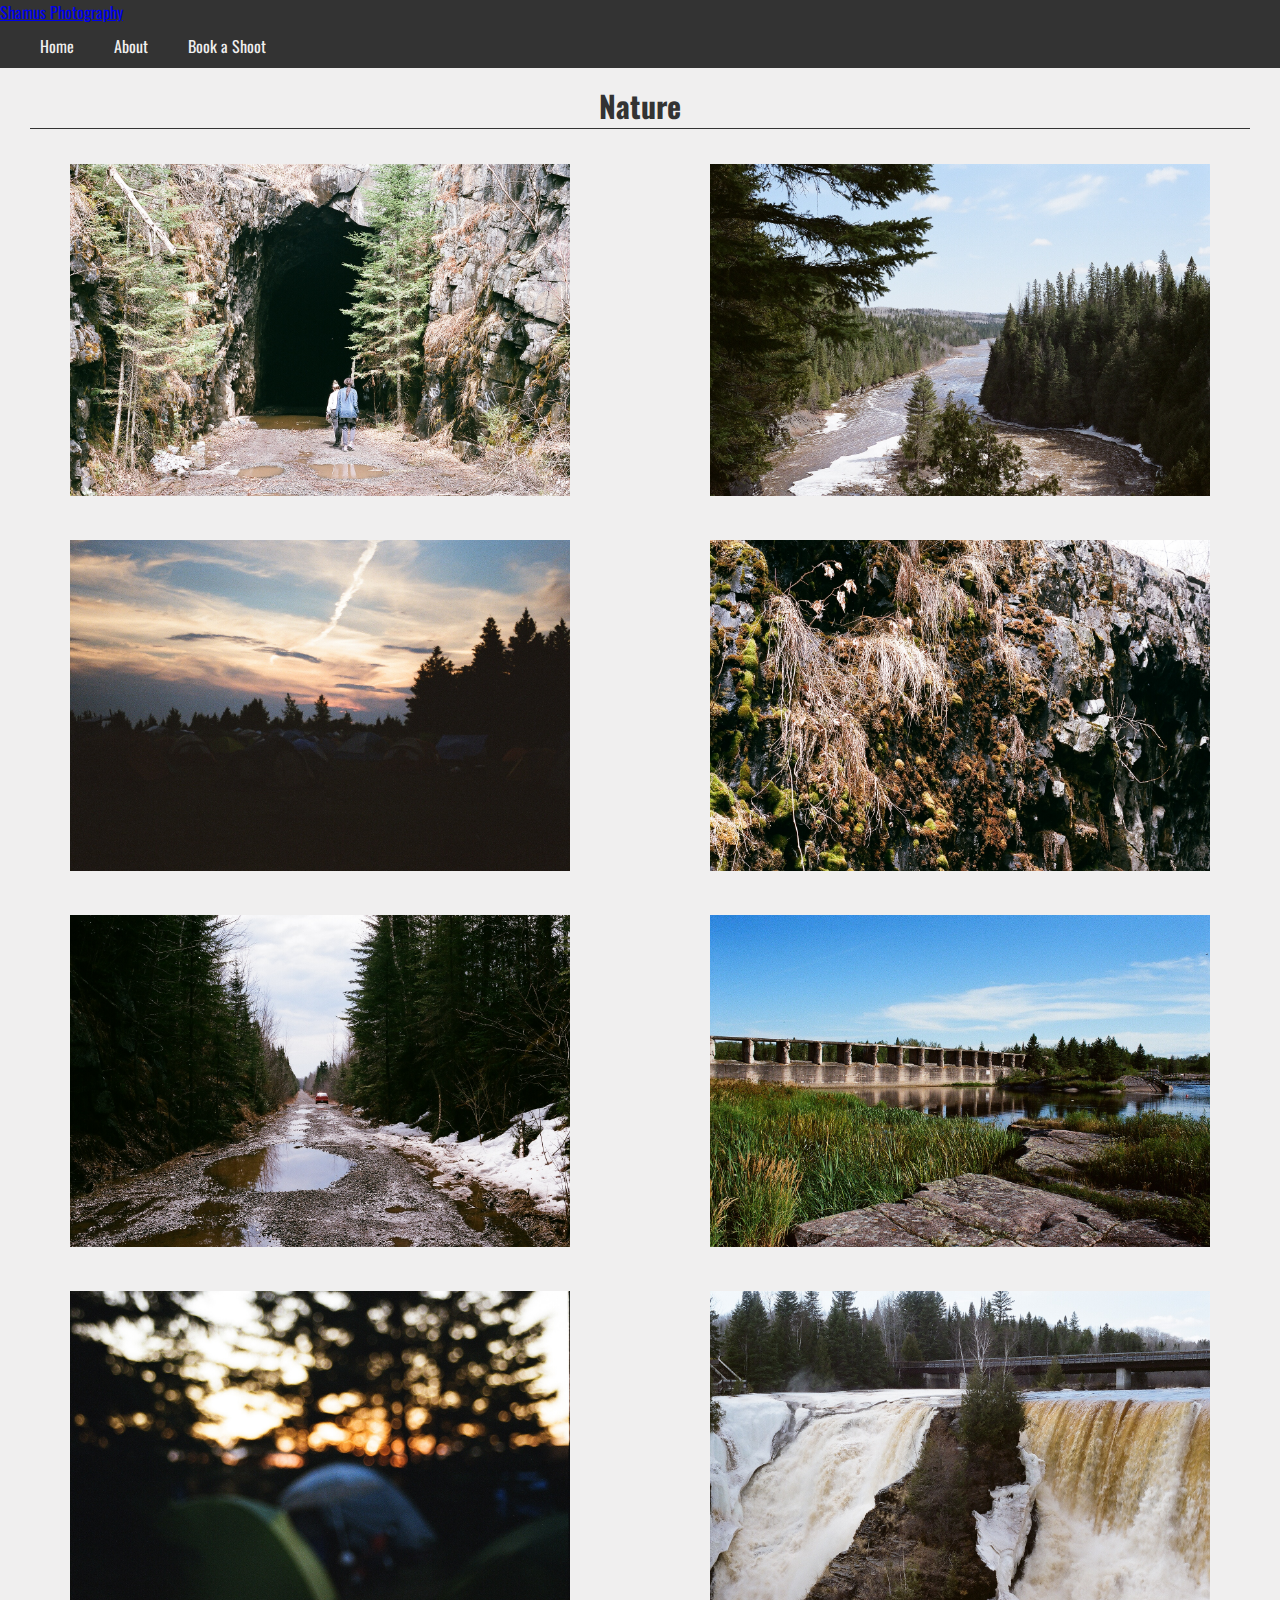
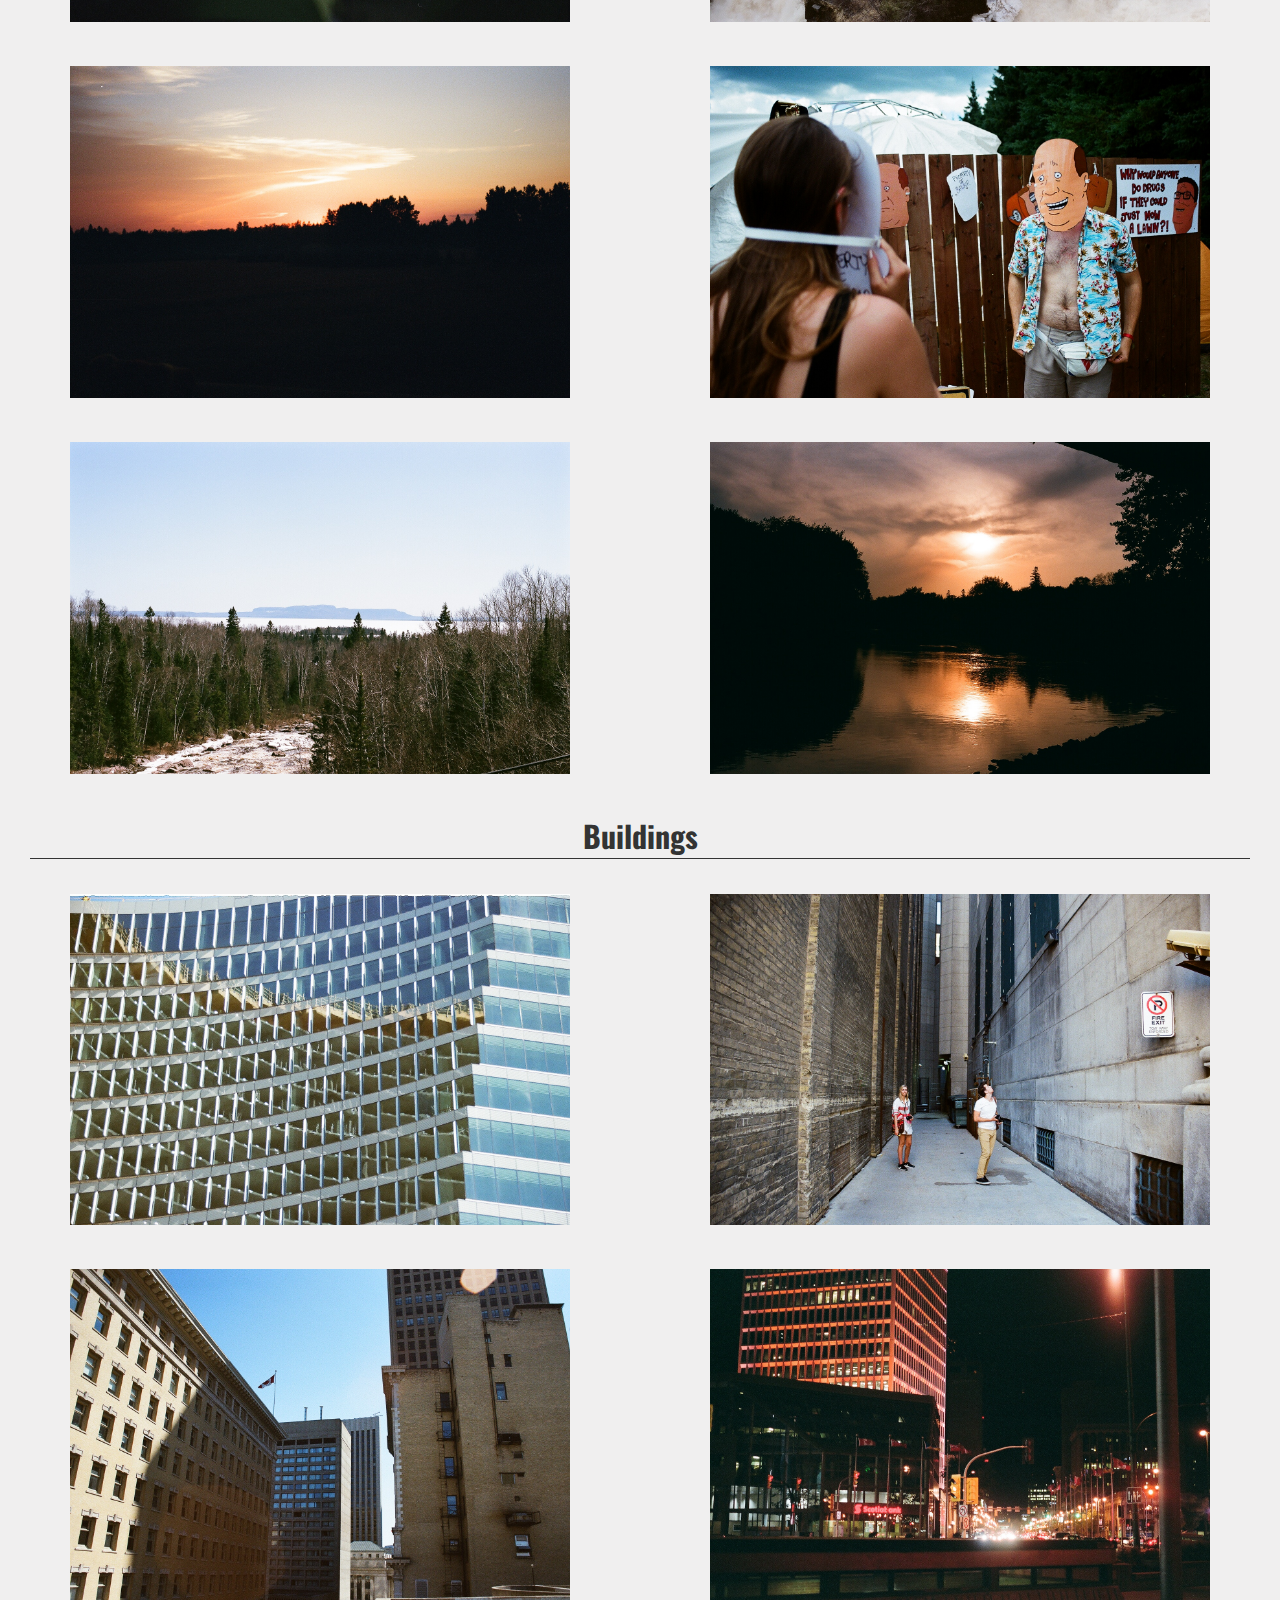
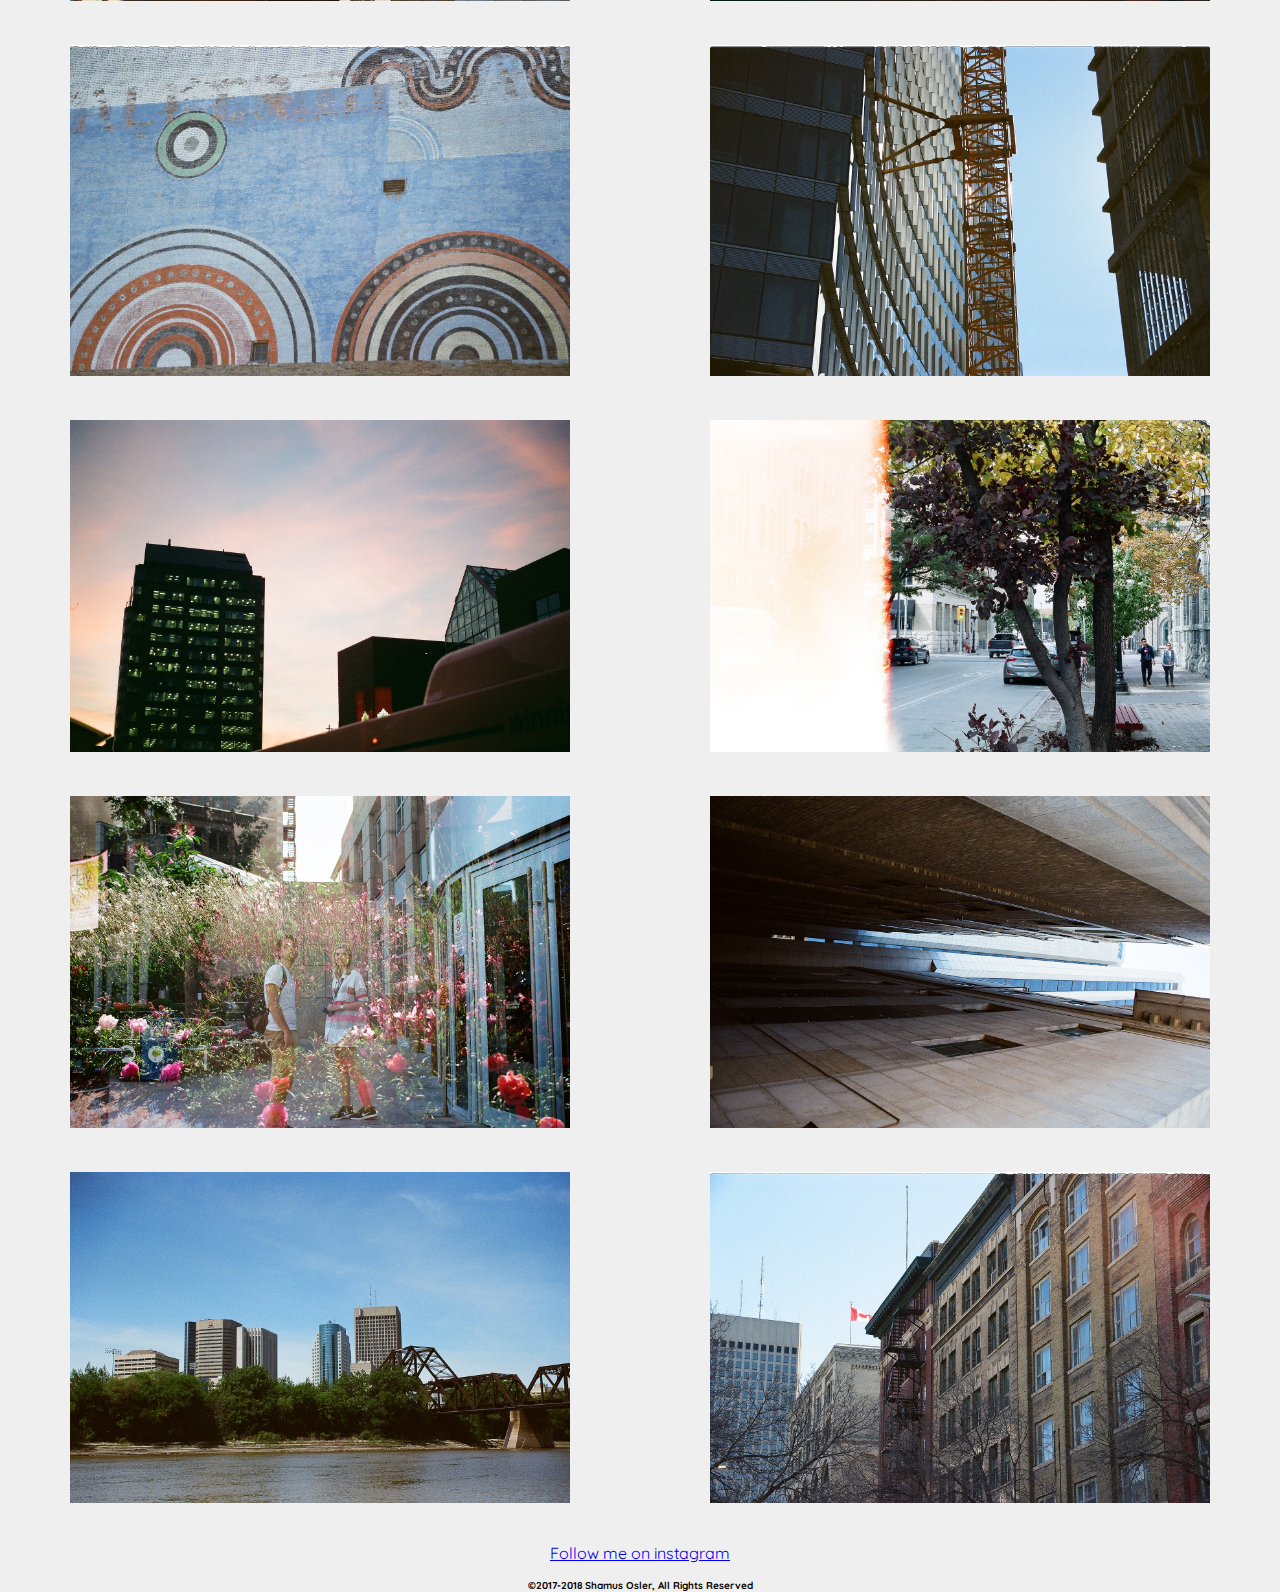
<file: index.html>
<!DOCTYPE html>
<html lang="en">
<head>
	<link href="https://fonts.googleapis.com/css?family=Quicksand" rel="stylesheet">
	<link href="https://fonts.googleapis.com/css?family=Oswald" rel="stylesheet">
	<link rel="stylesheet" type="text/css" href="assets/css/main.css">
	<link rel="icon" type = "image/png" href="assets/imgs/1600.png">
	<meta name="viewport" content="width=device-width, initial-scale=1.0">
	<title>Shamus Photography</title>
</head>
<body>
	<div class="header">
		<header>
			<a id="mainHead" href="index.html">Shamus Photography</a>
			<nav>
				<ul>
					<li><a href="index.html">Home</a></li>
					<li><a href="about.html">About</a></li>
					<li><a href="bookAptForm.html">Book a Shoot</a></li>
				</ul>
			</nav>
		</header>
	</div>

	<div class="heading">
			<h2>Nature</h2>
	</div>

		<div class="image-container">
			<div class="image-row">
				<img src="assets/imgs/nature/09900006.JPG" alt="people entering tunnel">
			</div>
			<div class="image-row">
				<img src="assets/imgs/nature/56730032.JPG" alt="view of river">
			</div>
			<div class="image-row">
				<img src="assets/imgs/nature/78440031.JPG" alt="sunset with blue sky">
			</div>
			<div class="image-row">
				<img src="assets/imgs/nature/09900011.JPG" alt="mossy wall">
			</div>
			<div class="image-row">
				<img src="assets/imgs/nature/09900005.JPG" alt="car down long road">
			</div>
			<div class="image-row">
				<img src="assets/imgs/nature/22510027.JPG" alt="old dam with green reads">
			</div>
			<div class="image-row">
				<img src="assets/imgs/nature/68740013.JPG" alt="sunset with tents">
			</div>
			<div class="image-row">
				<img src="assets/imgs/nature/56730034.JPG" alt="waterfall with snow">
			</div>
			<div class="image-row">
				<img src="assets/imgs/nature/68740022.JPG" alt="sunset orange sky">
			</div>
			<div class="image-row">
				<img src="assets/imgs/nature/68740018.JPG" alt="standoff">
			</div>
			<div class="image-row">
				<img src="assets/imgs/nature/09900002.JPG" alt="sleeping giant">
			</div>
			<div class="image-row">
				<img src="assets/imgs/nature/09900019.JPG" alt="sunset with river">
			</div>
		</div>

		<div class="heading">
			<h2>Buildings</h2>
		</div>

		<div class="image-container">
			<div class="image-row">
				<img src="assets/imgs/city/19000011.JPG" alt="curved building">
			</div>
			<div class="image-row">
				<img src="assets/imgs/city/78440011.JPG" alt="building gap with people">
			</div>
			<div class="image-row">
				<img src="assets/imgs/city/78440028.JPG" alt="buildings with shadows">
			</div>
			<div class="image-row">
				<img src="assets/imgs/city/56730004.JPG" alt="night city">
			</div>
			<div class="image-row">
				<img src="assets/imgs/city/19000016.JPG" alt="circles">
			</div>
			<div class="image-row">
				<img src="assets/imgs/city/19000013.JPG" alt="curved building with crain">
			</div>
			<div class="image-row">
				<img src="assets/imgs/city/56730005.JPG" alt="pink sky with buildings">
			</div>
			<div class="image-row">
				<img src="assets/imgs/city/56730001.JPG" alt="burnt photo old buildings">
			</div>
			<div class="image-row">
				<img src="assets/imgs/city/78440008.JPG" alt="double exposure">
			</div>
			<div class="image-row">
				<img src="assets/imgs/city/78440012.JPG" alt="gap in building">
			</div>
			<div class="image-row">
				<img src="assets/imgs/city/64190019.JPG" alt="view of skyline">
			</div>
			<div class="image-row">
				<img src="assets/imgs/city/19000018.JPG" alt="old buildings">
			</div>
		</div>

		<div class="footer">
			<footer>
				<p><a href="https://www.instagram.com/shamuso23">Follow me on instagram</a></p>
				<h1>&copy;2017-2018 Shamus Osler, All Rights Reserved </h1>
			</footer>
		</div>
</body>
</html>
</file>
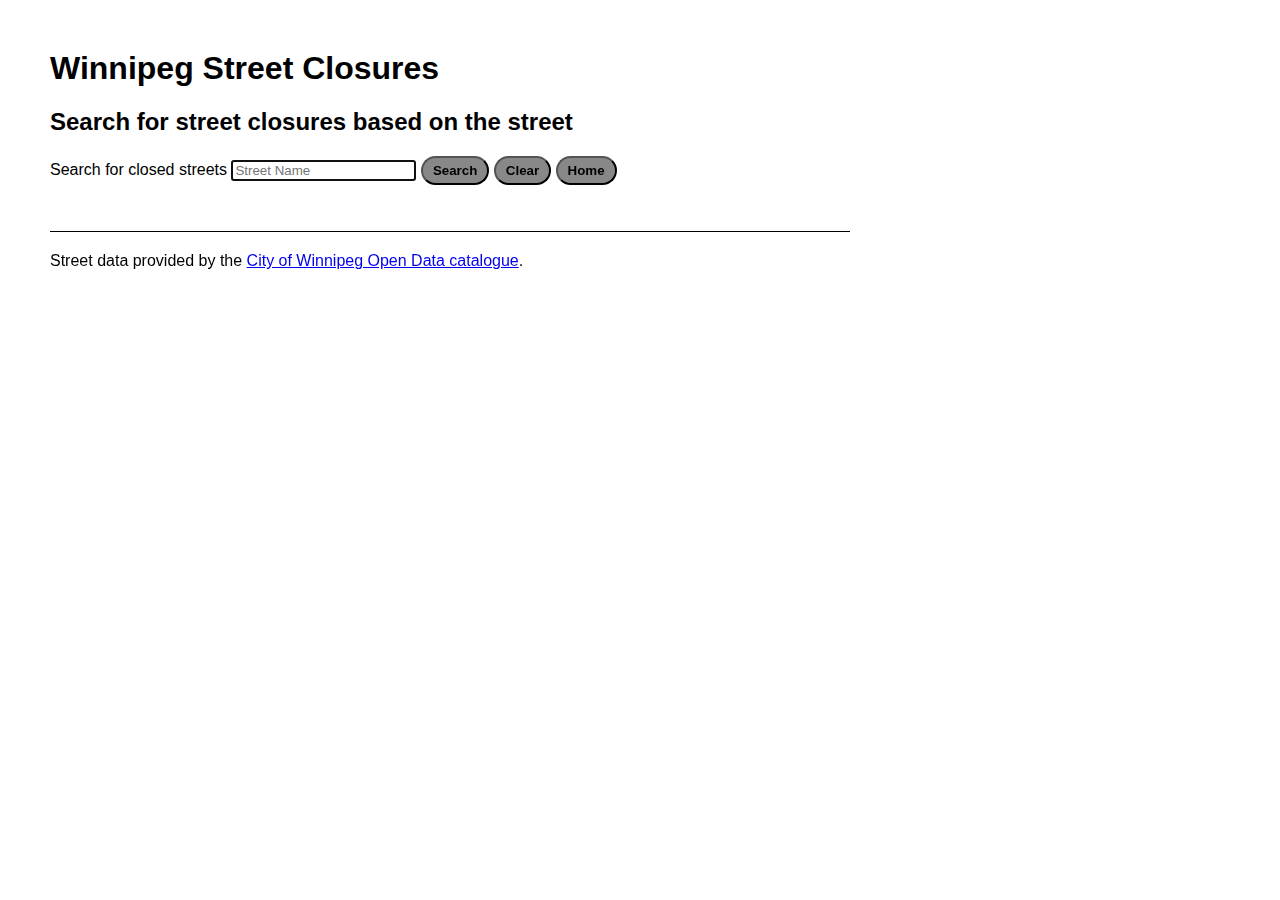
<file: StreetClosures/index.html>
<!DOCTYPE html>
<html lang="en">
<head>
    <meta charset="utf-8">
    <title>Street Closures</title>
    <link rel="stylesheet" href="assets/main.css">
    <script src="assets/main.js"></script>
</head>
<body>
    <h1>Winnipeg Street Closures</h1>
    <h2>Search for street closures based on the street</h2>
    <label for="searchBox">Search for closed streets</label>
    <input name="searchBox" id="searchBox" type="text" placeholder="Street Name" autofocus/>
    <button id="searchbtn">Search</button>
    <button id="clearbtn">Clear</button>
    <Button id="homebtn">Home</Button>
    <p id="noResults"></p>
    <table id="table">
        <thead id="thead">
            <tr>
                <th>Closure ID</th>
                <th>Street Boundaries</th>
                <th>Primary Street</th>
                <th>Cross Street</th>
                <th>Date Closed From</th>
                <th>Date Close To</th>
                <th>Direction</th>
            </tr>
        </thead>
        <tbody id="tbody">
        </tbody>
    </table>
    <footer>Street data provided by the <a href="https://data.winnipeg.ca/">City of Winnipeg Open Data catalogue</a>.</footer>
</body>
</html>
</file>
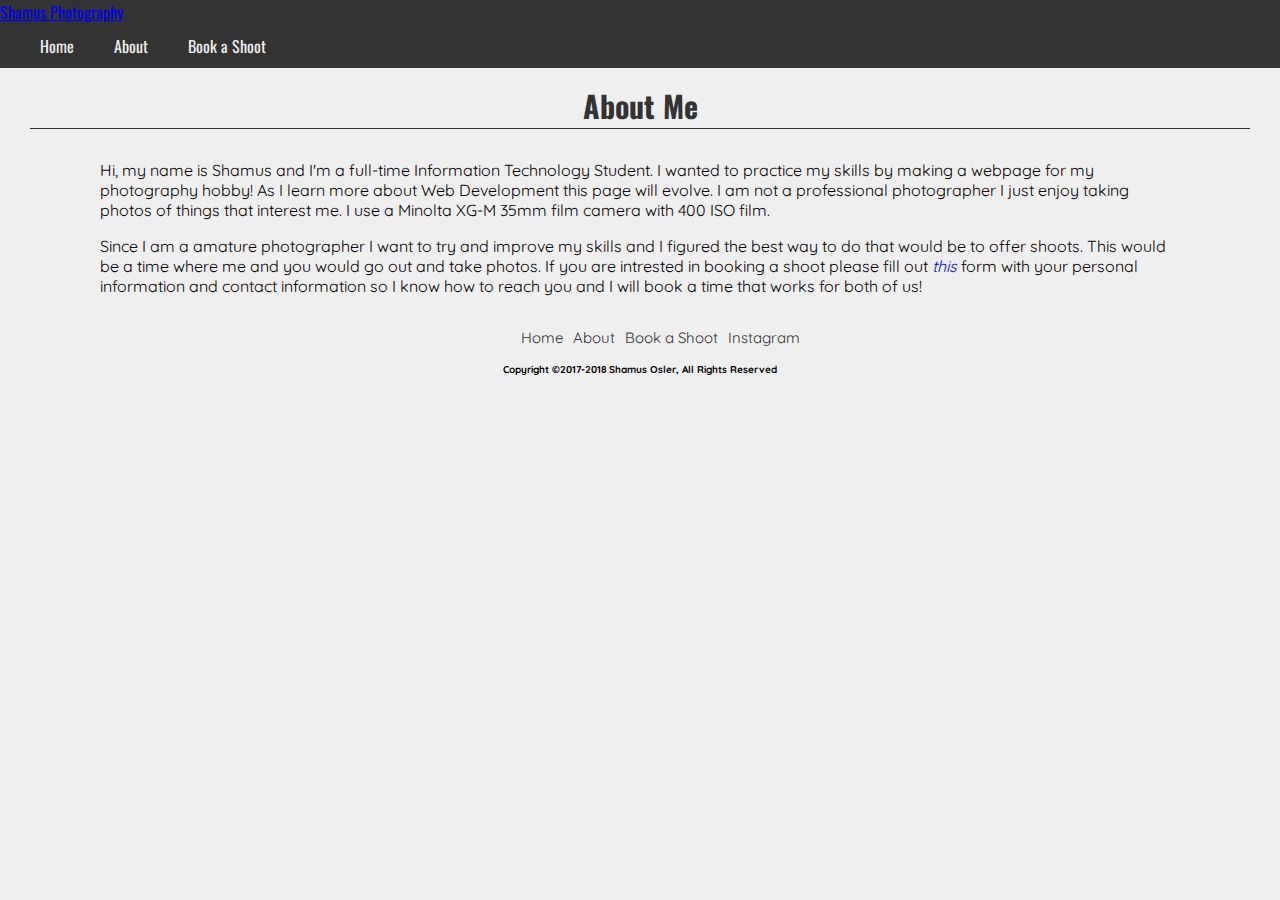
<file: about.html>
<!DOCTYPE html>
<html lang="en">
<head>
	<link href="https://fonts.googleapis.com/css?family=Quicksand" rel="stylesheet">
	<link href="https://fonts.googleapis.com/css?family=Oswald" rel="stylesheet">
	<link rel="stylesheet" type="text/css" href="assets/css/main.css">
	<link rel="icon" type = "image/png" href="assets/imgs/1600.png">
	<meta name="viewport" content="width=device-width, initial-scale=1.0">
	<title>Shamus Photography</title>
</head>
<body>
	<div class="header">
		<header>
			<a id="mainHead" href="index.html">Shamus Photography</a>
			<nav>
				<ul>
					<li><a href="index.html">Home</a></li>
					<li><a href="about.html">About</a></li>
					<li><a href="bookAptForm.html">Book a Shoot</a></li>
				</ul>
			</nav>
		</header>
	</div>
	<div class="heading">
			<h2>About Me</h2>
	</div>
	<div class="paragraph-content">
		<p id="aboutP">
			Hi, my name is Shamus and I'm a full-time Information Technology Student. 
			I wanted to practice my skills by making a webpage for my photography hobby! 
			As I learn more about Web Development this page will evolve. 
			I am not a professional photographer I just enjoy taking photos of things that interest me. 
			I use a Minolta XG-M 35mm film camera with 400 ISO film.
		</p>
		<p>
			Since I am a amature photographer I want to try and improve my skills and I figured the best way to do that would be to offer shoots. 
			This would be a time where me and you would go out and take photos. If you are intrested in booking a shoot please fill out <a style="text-decoration: none; font-style: italic;" href="bookAptForm.html">this</a>
			form with your personal information and contact information so I know how to reach you and I will book a time that works for both of us!

		</p>
	</div>
	<div class="footer">
		<footer>
			<nav>
				<ul>
					<li><a href="index.html">Home</a></li>
					<li><a href="about.html">About</a></li>
					<li><a href="bookAptForm.html">Book a Shoot</a></li>
					<li><a href="https://www.instagram.com/shamuso23">Instagram</a></li>
				</ul>
			</nav>
			<h1>Copyright &copy;2017-2018 Shamus Osler, All Rights Reserved</h1>
		</footer>
	</div>
</body>
</html>
</file>
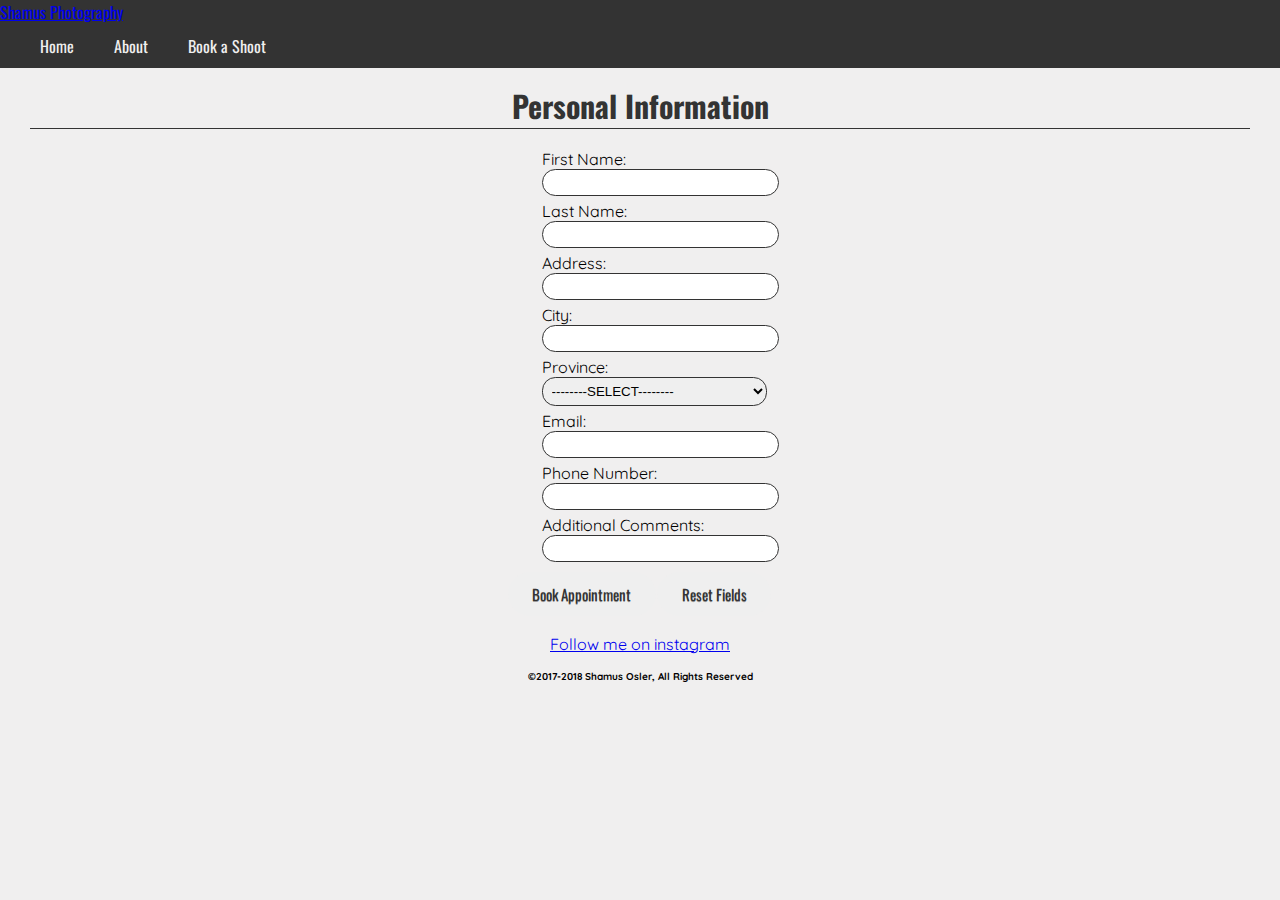
<file: bookAptForm.html>
<!DOCTYPE html>
<html lang="en">
    <head>
        <link href="https://fonts.googleapis.com/css?family=Quicksand" rel="stylesheet">
        <link href="https://fonts.googleapis.com/css?family=Oswald" rel="stylesheet">
        <link rel="stylesheet" type="text/css" href="assets/css/main.css">
        <link rel="icon" type = "image/png" href="assets/imgs/1600.png">
        <meta name="viewport" content="width=device-width, initial-scale=1.0">
        <script type="text/javascript" src="assets/javascript/formValidation.js" defer></script>
        <title>Shamus Photography</title>
    </head>
    <body>
        <div class="header">
            <header>
                <a id="mainHead" href="index.html">Shamus Photography</a>
                <nav>
                    <ul>
                        <li><a href="index.html">Home</a></li>
                        <li><a href="about.html">About</a></li>
                        <li><a href="bookAptForm.html">Book a Shoot</a></li>
                    </ul>
                </nav>
            </header>
        </div>
        <div class="paragraph-heading">
                <h2>Personal Information</h2>
        </div>
        <form id="orderform"
             action="https://youtu.be/3uIcXRbZ458"
             >
            <ul>
                <li>
                    <label for="fName">First Name:</label>
                    <input id="fName" name="fName" type="text" />
                    <p class="addressError error" id="fName_error">* Required field</p>
                </li>
                <li>
                    <label for="lName">Last Name:</label>
                    <input id="lName" name="lName" type="text" />
                    <p class="addressError error" id="lName_error">* Required field</p>
                </li>
                <li>
                    <label for="address">Address:</label>
                    <input id="address" name="address" type="text" />
                    <p class="addressError error" id="address_error">* Required field</p>
                </li>
                <li>
                    <label for="city">City:</label>
                    <input id="city" name="city" type="text" />
                    <p class="addressError error" id="city_error">* Required field</p>
                </li>
                <li>
                    <label for="province">Province:</label>
                    <select id="province" name="province">
                        <option selected disabled="disabled" value="">--------SELECT--------</option>
                        <option value="AB">Alberta</option>
                        <option value="BC">British Columbia</option>
                        <option value="MB">Manitoba</option>
                        <option value="NB">New Brunswick</option>
                        <option value="NL">Newfoundland & Labrador</option>
                        <option value="NS">Nova Scotia</option>
                        <option value="ON">Ontario</option>
                        <option value="PE">Prince Edward Island</option>
                        <option value="QC">Quebec</option>
                        <option value="SK">Saskatchewan</option>
                        <option value="NT">Northwest Territories</option>
                        <option value="NU">Nunavut</option>
                        <option value="YT">Yukon</option>
                    </select>
                    <p class="addressError error" id="province_error">* Required field</p>
                </li>
                <li>
                    <label for="email">Email:</label>
                    <input id="email" name="email" type="text" />
                    <p class="addressError error" id="email_error">* Required field</p>
                    <p class="addressError error" id="emailformat_error">* Invalid email address</p>
                </li>
                <li>
                    <label for="phone">Phone Number:</label>
                    <input id="phone" name="phone" type="text" />
                    <p class="addressError error" id="phone_error">* Required field</p>
                    <p class="addressError error" id="phoneformat_error">* Invalid phone number</p>
                </li>
                <li>
                    <label for="comments">Additional Comments:</label>
                    <input id="comments" name="comments" type="text"/>
                </li>
            </ul>
            <div class="clear">
                <button type="submit" id="submit">Book Appointment</button>
                <button type="reset" id="clear">Reset Fields</button>
            </div>
        </form>
        <div class="footer">
            <footer>
                <p><a href="https://www.instagram.com/shamuso23">Follow me on instagram</a></p>
                <h1>&copy;2017-2018 Shamus Osler, All Rights Reserved </h1>
            </footer>
        </div>
    </body>
</html>
</file>
<file: assets/css/main.css>
body{
	margin: 0;
	background: #f0efef;
	font-family: Quicksand;
}
header nav ul{
	display: flex;
	flex-direction: row;
	justify-content: flex-start;
	margin: 0px 20px;
	padding: 0;
}
header nav	ul li{
	list-style: none;
	margin: 0px 10px;
}
header nav ul li a{
	text-decoration: none;
	color: #f0efef;
	display: block;
	padding: 10px;
	text-align: center;
	font-size: 16px;
}
header nav ul li a:hover{
	background: #222;
	transition: .5s;
}
.drop {
	color: #f0efef;
	border: none;
}
.dropdown {
	position: relative;
	display: inline-block;
}

.dropdown-content {
	display: none;
	position: absolute;
	background-color: #f0efef;
	box-shadow: 0px 8px 16px 0px rgba(39, 39, 39, 0.884);
	width: 120px;
}
.dropdown-content a {
	color: #333;
	padding: 10px 15px;
	text-decoration: none;
	display: block;
	text-align: left;
}
.dropdown-content a:hover {
	background-color: #d6d6d6;
	transition: .5s;
}
.dropdown:hover .dropdown-content {
	display: block;
	transition: .5s;
}

.dropdown:hover .drop {
	background-color: #222;
}
.show {
	display:block;
}
.index-paragraph-content{
	width: 800px;
	margin: 10px auto;
	font-size: 18px;
	font-weight: bold;
}
h2{
	font-family: Oswald;
	color: #333;
	font-size: 30px;
	margin: 15px 0px;
	display: flex;
	justify-content: center;
	width: 100%;
	border-bottom: 1px solid #333;
}
h3{
	text-align: center;
	margin: auto;
	width: 600px;
}
img{
	width: 500px;
	height: auto;
	max-width: 100%;
}
.header{
	font-family: Oswald;
	color: #f0efef;
	background: #333;
}
.mainHead{	
	text-decoration: none;
	padding: 0px 20px;
	font-size: 40px;
	color: #f0efef;
	background: #333
}
.paragraph-heading{
	display: flex;
	padding: 0px 30px;
	justify-content: center;
}
.paragraph-content{
	margin: 0px 100px;
}
.heading{
	display: flex;
	padding: 0px 30px;
	justify-content: center;
}
.image-container{
	display: flex;
	flex-wrap: wrap;
	flex-direction: row;
}
.image-row{
	margin: auto;
	padding: 20px;
}
footer nav ul{
	list-style: none;
	display: flex;
	flex-direction: row;
	justify-content: center;
}
footer{
	width: 100%;
	display: table;
	text-align: center;
	margin: 0 auto;
}
footer nav ul li{
	font-size: 15px; 
	margin: 0px 5px 0px 5px;
}
footer nav ul li:last-child{
	margin-left:5px;
}
footer nav ul li:first-child{
	margin-right: 5px;
}
footer nav ul li a{
	text-decoration: none;
	color: #333;
}
footer h1{
	font-size: 10px;
	margin: auto;
}
form{
	display: flex;
	flex-direction: column;
	justify-content: center;
}
form ul{
	display: flex;
	flex-direction: column;
	list-style: none;
	margin:auto;
}
form ul li{
margin: 5px 0px 0px 0px;
}
form ul li label{
	display: flex;
}
form ul li select, form ul li input{
	width: 225px;
	padding: 5px;
	border: 0.75px solid #333;
	border-radius:1em;
}
form ul li p{
	color: red;
	font-style: italic;
	font-size: 14px;
	padding: none;
	margin: none;
}
.clear{
	display: flex;
	justify-content: center;
	margin-top: 10px;
}
.clear button{
	margin: 10px 5px 0px 5px;
}
#submit, #clear{
	display:inline-block;
	padding:0.6em 1.5em;
	margin:0 0.1em 0.1em 0;
	border:0.16em solid rgba(255,255,255,0);
	border-radius:2em;
	box-sizing: border-box;
	text-decoration:none;
	font-family: Oswald;
	font-weight:400;
	font-size: 15px;
	color: #333;
	text-shadow: 0 0.04em 0.04em rgba(0,0,0,0.35);
	text-align:center;
	transition: all 0.5s;
}
button:hover{
	border-color: #333;
}
@media only screen and (max-width: 600px){
	body{
		width: 100%;
		min-width: 425px;
	}
	html{
		width: 100%;
		min-width: 425px;
	}
	.image-container{
		margin: auto;
	}
	.paragraph-heading h2{
		font-size: 30px;
	}
	.mainHead{
		font-size: 50px;
		text-decoration: none; 
		color: #f0efef;
		text-decoration: none; 
		color: #f0efef;
	}
	header nav ul li a{
		text-decoration: none; 
		color: #f0efef;
		font-size: 20px;
	}
	h3{
		width: 400px;
	}
	.index-paragraph-content{
		width: 400px;
	}
}
</file>
<file: StreetClosures/assets/main.css>
#table{
    max-width: 1400px;
    min-width: 800px;
    border-collapse: collapse;
    font-family: "Comic Sans Ms";
    font-size: 14px;
    margin: 20px 0px;
}
#thead th{
    margin: 10px 25px;
    text-align: left;
    border-bottom: 1px solid black;
    padding: 5px;
    background-color: #888;
}
#thead{
    min-width: 1200px;
}
table tbody td{
    border-bottom: 1px solid black;
    padding: 5px;
}
tbody tr:nth-child(odd){
    border: none;
    background-color: #DDD;
}
body{
    margin: 50px;
    font-family: Arial, Helvetica, sans-serif;
}
button{
    padding: 5px 10px;
    border-radius: 100px; 
    background: #888;
    font-weight: bold;
}
</file>
